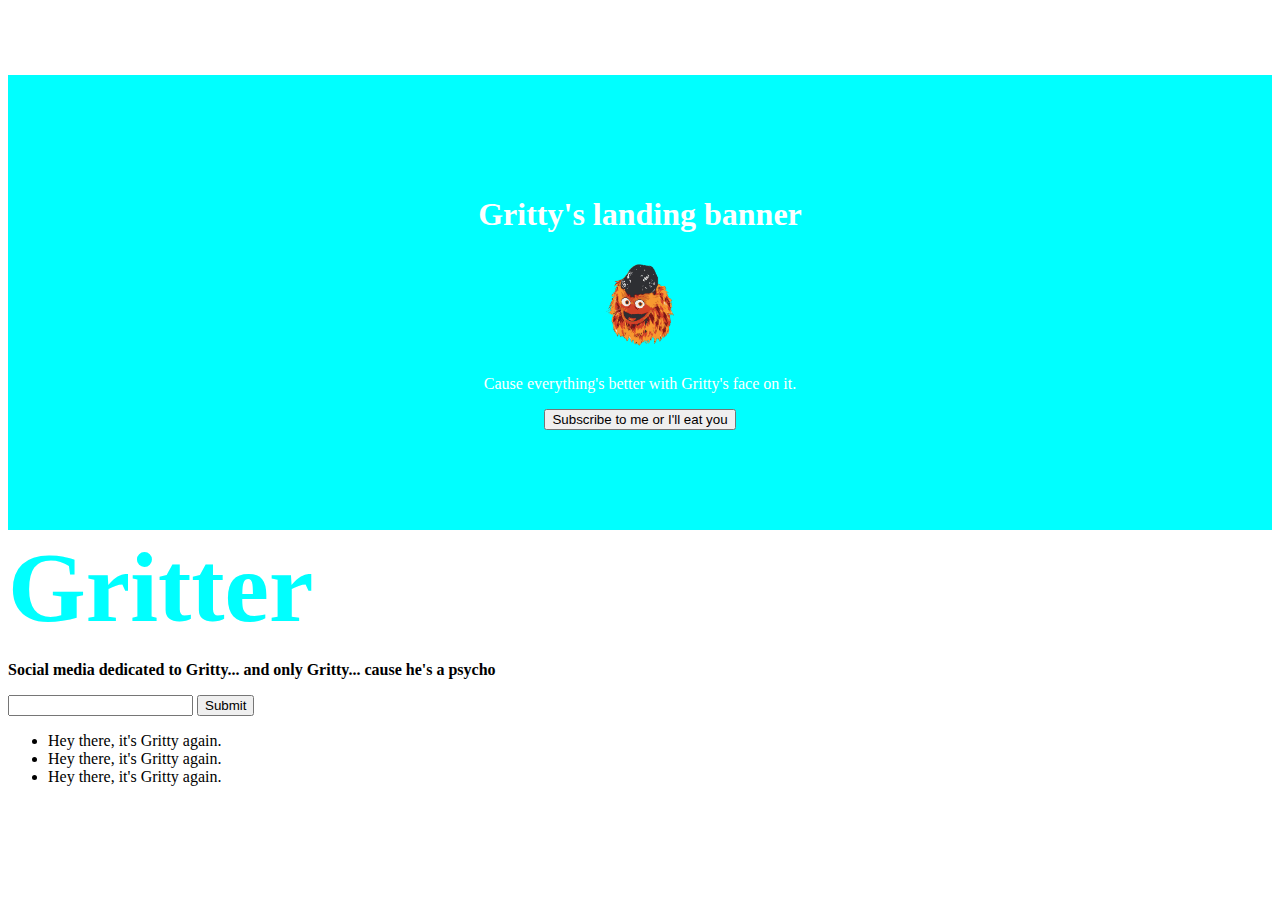
<file: GrittyProject/index.html>
<!DOCTYPE html>
<html lang="en">
<head>
    <meta charset="UTF-8">
    <meta name="viewport" content="width=device-width, initial-scale=1.0">
    <link rel="stylesheet" href="Resources/CSS/style.css">
    <title>Gritt-ify</title>
</head>
<body>
    <!--Banner section-->
    <div class="banner">
        <h1>Gritty's landing banner</h1>
        <img id="small-gritty" src="Resources/media/images/better_than_drake.png" alt="">
        <p>Cause everything's better with Gritty's face on it.</p>
        <button>Subscribe to me or I'll eat you</button>
    </div>

    <!--Gritter section-->
    <div>
        <span id="gritter-text" class="bold">Gritter</span>
        <p class="bold">Social media dedicated to Gritty... and only Gritty... cause he's a psycho
        </p>
        <form action="">
            <input type="text" name="" id="">
            <input type="submit" value="Submit">
        </form>
        <div>
            <ul>
                <li>
                    <div><span>Hey there, it's Gritty again.</span></div>
                </li>
                <li>
                    <div><span>Hey there, it's Gritty again.</span></div>
                </li>
                <li>
                    <div><span>Hey there, it's Gritty again.</span></div>
                </li>
            </ul>
        </div>
    </div>
</body>
</html>
</file>
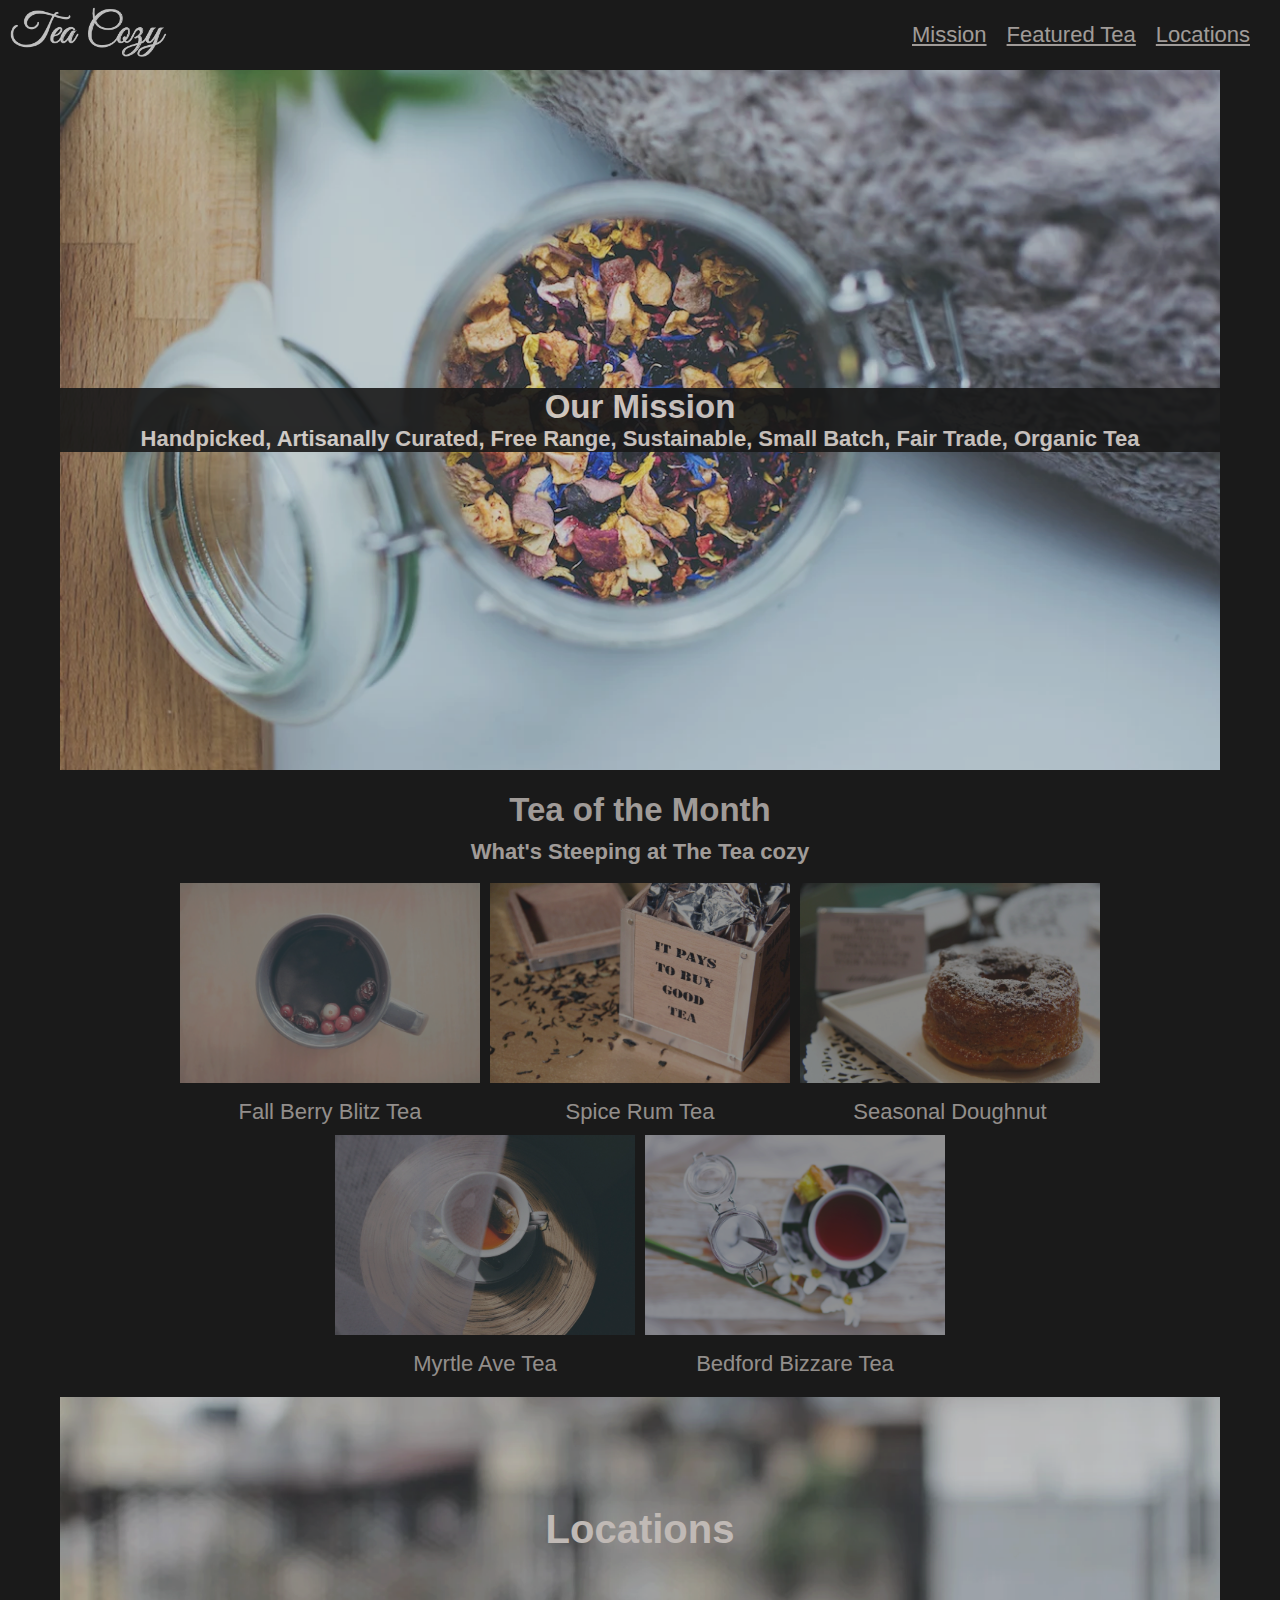
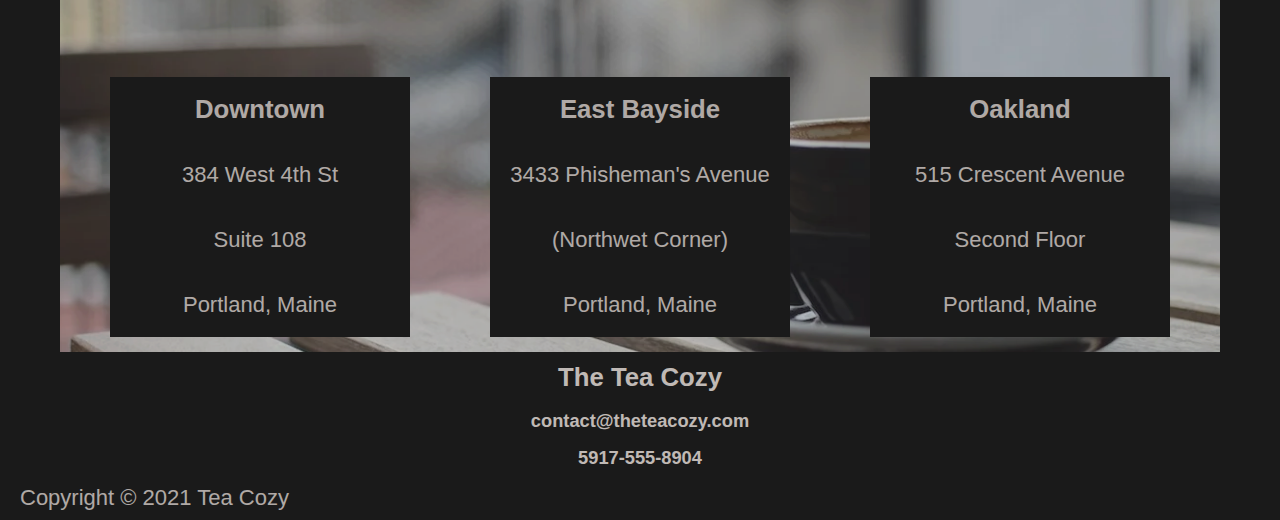
<file: Tea Cozy 2nd Attempt/index.htm>
<!DOCTYPE html>
<html lang="en">
<head>
    <meta charset="UTF-8">
    <meta name="viewport" content="width=device-width, initial-scale=1.0">
    <link rel="stylesheet" href="style.css">
    <title>Tea Cozy</title>
</head>
<body>
    <header>
        <div id="logo">
            <img src="resources/images/img-tea-cozy-logo.webp">
        </div>
        <nav>
            <ul>
                <li><a href="#mission">Mission</a></li>
                <li><a href="#featured-link">Featured Tea</a></li>
                <li><a href="#locations">Locations</a></li>
            </ul>
        </nav>
    </header>
    <main>
        <section id="mission">
            <h2>Our Mission</h2>
            <h4>Handpicked, Artisanally Curated, Free Range, Sustainable, Small Batch, Fair Trade, Organic Tea</h4>
        </section>
        <div id="featured-link"></div>
        <section id="featured">
            <div id="heading">
                <h2>Tea of the Month</h2>
                <h4>What's Steeping at The Tea cozy</h4>
            </div>
            <div id="featured-tea">
                <figure><img src="resources/images/img-berryblitz.webp" alt="">
                    <figcaption>Fall Berry Blitz Tea</figcaption>
                </figure>
                <figure><img src="resources/images/img-spiced-rum.webp" alt="">
                    <figcaption>Spice Rum Tea</figcaption>
                </figure>
                <figure><img src="resources/images/img-donut.webp" alt="">
                    <figcaption>Seasonal Doughnut</figcaption>
                </figure>
                <figure><img src="resources/images/img-myrtle-ave.webp" alt="">
                    <figcaption>Myrtle Ave Tea</figcaption>
                </figure>
                <figure><img src="resources/images/img-bedford-bizarre.webp" alt="">
                    <figcaption>Bedford Bizzare Tea</figcaption>
                </figure>
            </div>
        </section>
        
        <section id="locations">
            <h2 id="location-title">Locations</h2>
            <div id="downtown">
                <h3>Downtown</h3>
                <p>384 West 4th St</p>
                <p>Suite 108</p>
                <p>Portland, Maine</p>
            </div>
            <div id="bayside">
                <h3>East Bayside</h3>
                <p>3433 Phisheman's Avenue</p>
                <p>(Northwet Corner)</p>
                <p>Portland, Maine</p>
            </div>
            <div id="oakland">
                <h3>Oakland</h3>
                <p>515 Crescent Avenue</p>
                <p>Second Floor</p>
                <p>Portland, Maine</p>
            </div>
        </section>
    </main>
    <footer>
        <h3>The Tea Cozy</h3>
        <h5>contact@theteacozy.com</h5>
        <h5>5917-555-8904</h5>
        <div id="copyright">
            <p>Copyright &copy; 2021 Tea Cozy</p>
        </div>
    </footer>
</body>
</html>
</file>
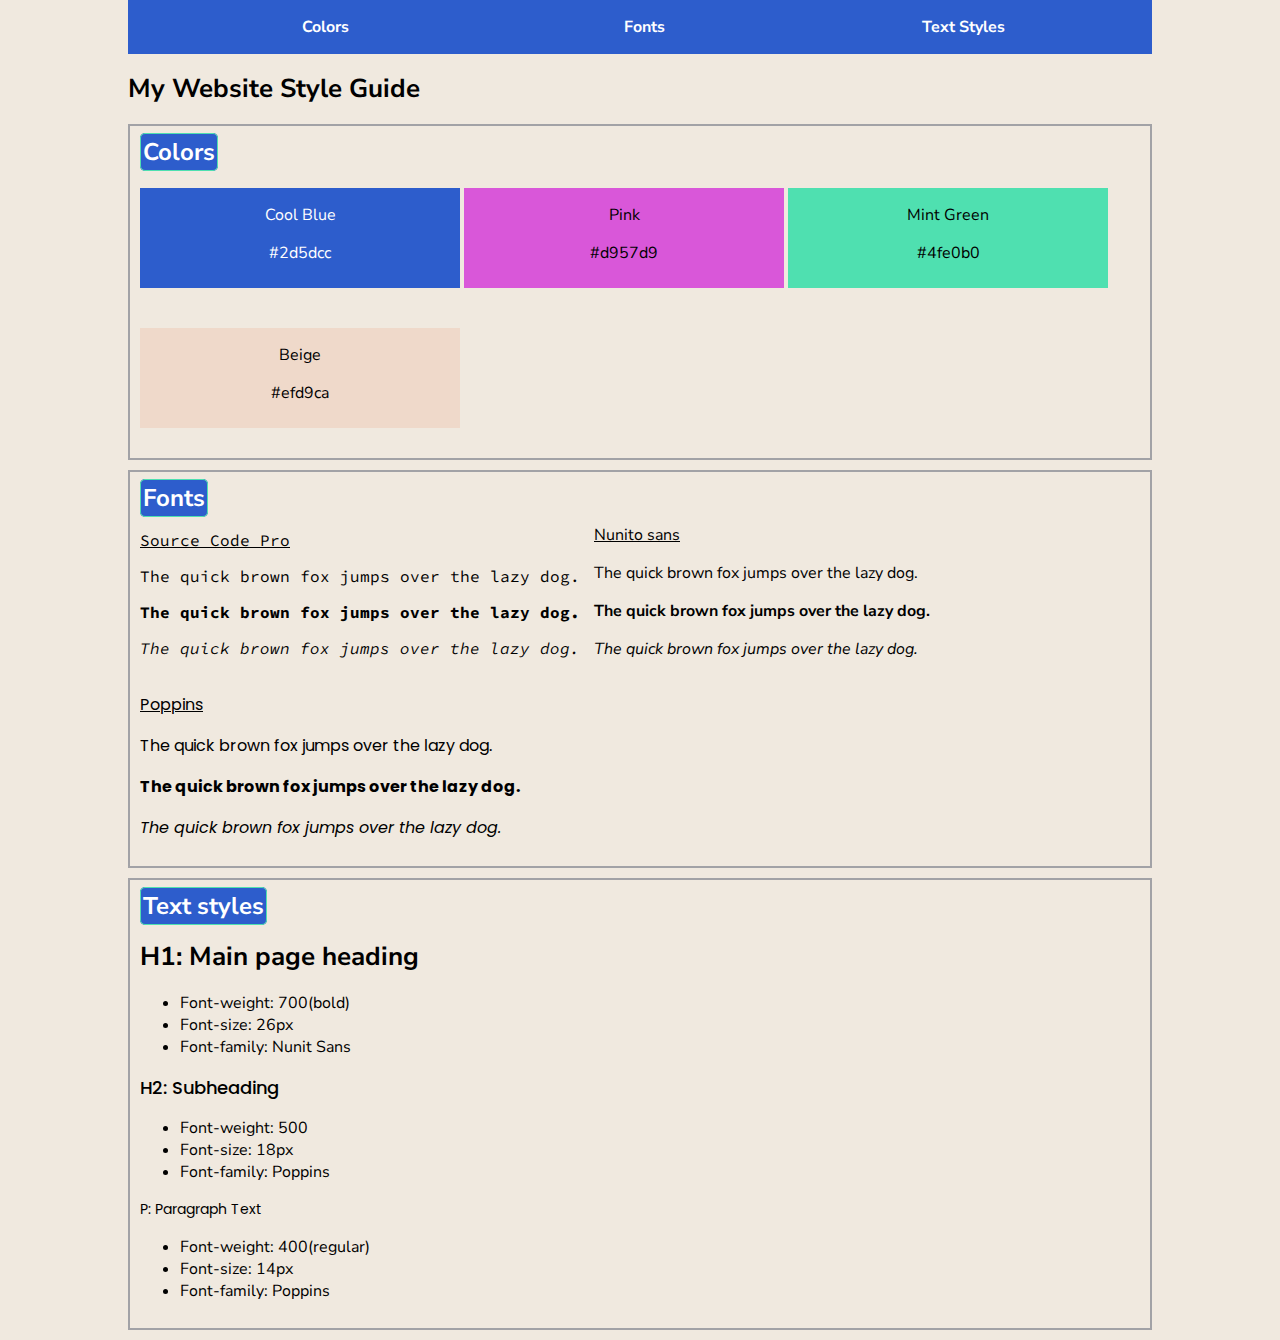
<file: WebDesignSystemStarting/starting/index.html>
<!DOCTYPE html>
<html lang="en">
<head>
    <meta charset="UTF-8">
    <meta name="viewport" content="width=device-width, initial-scale=1.0">
    <link rel="stylesheet" href="styles.css">
    <title>Website style guide</title>
</head>
<body>
    <nav id="top">
        <ul>
            <li><a href="#colors">Colors</a></li>
            <li><a href="#fonts">Fonts</a></li>
            <li><a href="#text">Text Styles</a></li>
        </ul>
    </nav>
    <h1 id="website">My Website Style Guide</h1>
    <main>
        <section class="colors-box">
            <h2 id="colors"><a href="#top">Colors</a></h2>
            <div class="color-container">
                <div class="color-panel cool-blue">
                  <p class="color-label">Cool Blue</p>
                  <p class="color-hex">#2d5dcc</p>
                </div>
                <div class="color-panel pink">
                  <p class="color-label">Pink</p>
                  <p class="color-hex">#d957d9</p>
                </div>
                <div class="color-panel mint-green">
                  <p class="color-label">Mint Green</p>
                  <p class="color-hex">#4fe0b0</p>
                </div>
                <div class="color-panel beige">
                  <p class="color-label">Beige</p>
                  <p class="color-hex">#efd9ca</p>
                </div>
              </div>
        </section>
        <section class="fonts-box">
            <div class="font-panel">
                <h2 id="fonts"><a href="#top">Fonts</a></h2>
                <p class="font-label source-code">Source Code Pro</p>
                <p class="regular source-code">The quick brown fox jumps over the lazy dog.</p>
                <p class="bold source-code">The quick brown fox jumps over the lazy dog.</p>
                <p class="italic source-code">The quick brown fox jumps over the lazy dog.</p>
            </div>
            <div class="font-panel">
                <p class="font-label nunito-sans">Nunito sans</p>
                <p class="regular nunito-sans ">The quick brown fox jumps over the lazy dog.</p>
                <p class="bold nunito-sans">The quick brown fox jumps over the lazy dog.</p>
                <p class="italic nunito-sans">The quick brown fox jumps over the lazy dog.</p>
            </div>
            <div class="font-panel">
                <p class="font-label poppins">Poppins</p>
                <p class="regular poppins">The quick brown fox jumps over the lazy dog.</p>
                <p class="bold poppins">The quick brown fox jumps over the lazy dog.</p>
                <p class="italic poppins">The quick brown fox jumps over the lazy dog.</p>
            </div>  
        </section>
        <section class="style-box">
            <h2 id="text"><a href="#top">Text styles</a></h2>
            <div class="text-panel">
            <h1>H1: Main page heading</h1>
                <ul>
                    <li>Font-weight: 700(bold)</li>
                    <li>Font-size: 26px</li>
                    <li>Font-family: Nunit Sans</li>
                </ul>
            </div>
            <div class="text-panel">
            <h2>H2: Subheading</h2>
                <ul>
                    <li>Font-weight: 500</li>
                    <li>Font-size: 18px</li>
                    <li>Font-family: Poppins</li>
                </ul>
            </div>
            <div class="text-panel">
            <p>P: Paragraph Text</p>
                <ul>
                    <li>Font-weight: 400(regular)</li>
                    <li>Font-size: 14px</li>
                    <li>Font-family: Poppins</li>
                </ul>
            </div>
        </section>
    </main>
</body>
</html>
</file>
<file: GrittyProject/Resources/CSS/style.css>
.banner{
    background-color: aqua;
    color: white;
    margin-top: 75px;
    text-align: center;
    padding: 100px 0;
}
#small-gritty{
    height: 100px;
    width: auto;
}
#gritter-text{
    color: aqua;
    font-size: 100px;

}
.bold{
    font-weight: 900;
}
</file>
<file: Tea Cozy 2nd Attempt/style.css>
*{
    box-sizing: border-box;
    font-family: Helvetica;
    color: seashell;
    background-color: black;
    opacity: 0.9;
    text-align: center;
    margin: 0;
    padding: 0;
}
html{
    text-align: center;
    font-size: 22px;
}
#logo img{
    height: 50px;
    margin-left: 10px;
}
header{
    min-height: 69px;
    position: fixed;
    z-index: 1;
    width: 100%;
    opacity: 1;
    display: flex; 
    justify-content: space-between; 
    align-items: center;
      
}
nav ul li{
    list-style: none;
    margin: 0 10px;
}
nav ul{
    display: flex;
    flex-direction: row;
    padding: 20px
}
main{
    margin: 0 60px;
}
section#mission{
    background-image: url(resources/images/img-mission-background.webp);
    background-size: cover;
    background-position: center;
    text-align: center;
    height: 700px;
    display: flex;
    justify-content: center;
    flex-direction: column;
    flex-wrap: wrap;
    position: relative;
    top: 70px;
    width: 100%;
    opacity: 1;

} 
#heading{
    width: 100%;
    line-height: 1.5;
    margin-top:85px;
    margin-bottom: 15px;
}
#featured-tea img{
    width: 300px;
    height: 200px;
}

#featured-tea{
    display: flex;
    flex-direction: row;
    flex-wrap: wrap;
    justify-content: center;
    align-items: center;
    width: 100%;
    flex-basis: 300px;
    gap: 10px;
    

}
figcaption{
    margin-top: 10px;
}

section#locations{
display: flex;
flex-direction: row;
justify-content: center;
align-content: center;
align-items: baseline;
flex-wrap: wrap;
min-height: 500px;
background-image: url(resources/images/img-locations-background.webp);
background-size: cover;
background-repeat: no-repeat;
background-position: center;
min-height: 500px;
width: 100%;
line-height: 65px;
margin-top: 20px;
}
#location-title{
    width: 100%;
    text-align: center;
    font-size: 40px;
    margin-top: 100px;
    margin-bottom: 100px;
    opacity: 1;
    background-color: transparent;
    
}

#downtown{
    width: 300px;
    margin: 15px 40px;
    opacity: 1;
}
#oakland{
    width: 300px;
    margin: 15px 40px;
    opacity: 1;
}
#bayside{
    width: 300px;
    margin: 15px 40px;
    opacity: 1;
}

footer{
    line-height: 2;
    opacity: 0.9;
}
#copyright p{
    text-align: left;
    margin-left: 20px;
}
</file>
<file: WebDesignSystemStarting/starting/styles.css>
/*-- Fonts--*/
@import url('https://fonts.googleapis.com/css2?family=Montserrat:wght@500&family=Nunito+Sans:ital,opsz,wght@0,6..12,400;0,6..12,700;1,6..12,400&family=Poppins:ital,wght@0,400;0,700;1,400&family=Source+Code+Pro:ital,wght@0,400;0,700;1,400&display=swap');


body{
    font-family: 'Nunito sans', sans-serif;
    margin: 0 10%;
    background-color: rgb(240, 233, 223);
}
/*H1 Website style*/
#website{
    font-size: 26px;
    
}
/*Targeting links*/
a{
    text-decoration: none;
    color: white;
    
}
a:hover{
    cursor: pointer;
    font-size: x-large;
    transition: all ease-in 0.2s;
    background-color: rgba(255,255,255, 0.4);
    border-radius: 2px;

}

/*Navigation bar*/
nav ul li{
    list-style: none;
    display: inline-block;
    width: 32%;
    text-align: center;
}
nav{
    display: inline-block;
    width: 100%;
    background-color: #2d5dcc;

}
nav ul li a{
    color: white;
    font-weight: bold;
}

/*General box class for each section*/
.fonts-box,
.style-box,
.colors-box{
    border: solid 2px rgb(162,162,166);
    padding: 10px;
    margin: 10px auto
    
}
#text, #colors, #fonts{
    background-color: #2d5dcc;
    position: relative;
    display: inline;
    border: solid #4fe0b0 1px;
    border-radius: 5px;
    padding: 2px;
} 


/*Colors panel*/
.color-container{
    width: 100%;
}
.color-panel{
    display: inline-block;
    width: 32%;
    text-align: center;
    margin: 20px auto;
    min-height: 100px;

}

/*sepearte colors css box*/
.cool-blue{
    background-color: #2d5dcc;
    color: white;
}
.pink {
    background-color: #d957d9;
    color: #000;
  }
  
  .mint-green {
    background-color: #4fe0b0;
  }
  
  .beige {
    background-color: #efd9ca;
  }

  /*Fonts panel*/
.font-label{
    text-decoration: underline;
}
.font-panel{
    display: inline-block;
    width: 45%;
}

.regular{
    font-weight: 400;
}
.italic{
    font-style: italic;
}
.bold{
    font-weight: bold;
}

/*Source code*/
.source-code{
    font-family: 'Source Code Pro', monospace;
}
.nunito-sans{
    font-family: "Nunito sans", monospace;
}
.poppins{
    font-family: 'Poppins', monospace;
}

.text-panel h1{
    font-weight: 700;
    font-size: 26px;
    font-family: 'Nunito sans',monospace;
}

.text-panel h2{
    font-weight: 500;
    font-size: 18px;
    font-family: 'Poppins', monospace;
}

.text-panel p{
    font-weight: 400;
    font-size: 14px;
    font-family: 'Poppins', monospace;
}
</file>
